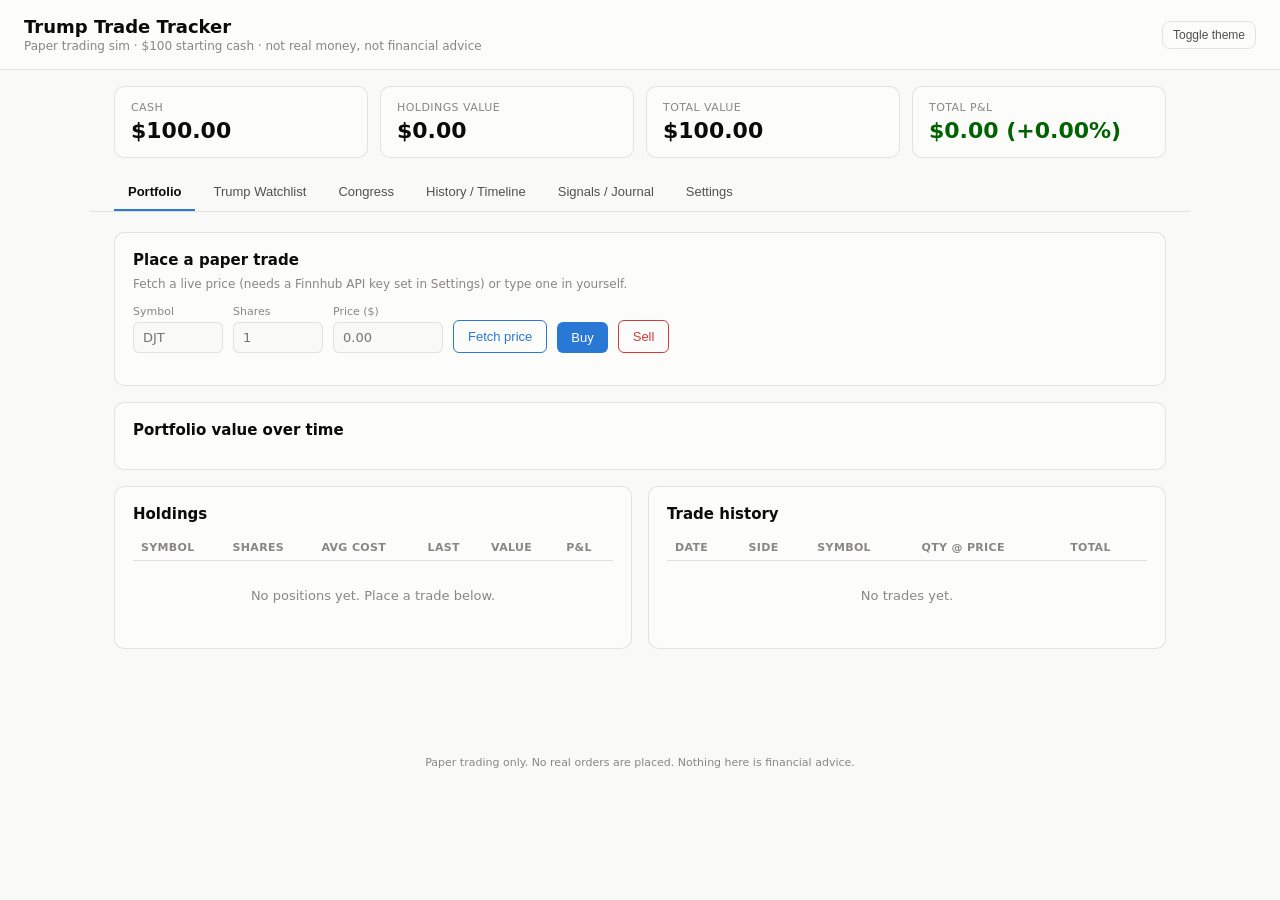
<file: index.html>
<!doctype html>
<html lang="en">
<head>
<meta charset="utf-8" />
<meta name="viewport" content="width=device-width, initial-scale=1" />
<title>Trump Trade Tracker (Paper Trading)</title>
<link rel="stylesheet" href="css/style.css" />
</head>
<body>

<header class="app-header">
  <div>
    <h1>Trump Trade Tracker</h1>
    <div class="subtitle">Paper trading sim &middot; $100 starting cash &middot; not real money, not financial advice</div>
  </div>
  <button class="theme-toggle" id="theme-toggle">Toggle theme</button>
</header>

<div class="stat-bar">
  <div class="stat-tile">
    <div class="label">Cash</div>
    <div class="value" id="stat-cash">$100.00</div>
  </div>
  <div class="stat-tile">
    <div class="label">Holdings Value</div>
    <div class="value" id="stat-holdings">$0.00</div>
  </div>
  <div class="stat-tile">
    <div class="label">Total Value</div>
    <div class="value" id="stat-total">$100.00</div>
  </div>
  <div class="stat-tile">
    <div class="label">Total P&amp;L</div>
    <div class="value" id="stat-pnl">$0.00 (+0.00%)</div>
  </div>
</div>

<nav class="tabs">
  <button data-tab="portfolio" class="active">Portfolio</button>
  <button data-tab="watchlist">Trump Watchlist</button>
  <button data-tab="congress">Congress</button>
  <button data-tab="timeline">History / Timeline</button>
  <button data-tab="journal">Signals / Journal</button>
  <button data-tab="settings">Settings</button>
</nav>

<main>

  <!-- PORTFOLIO -->
  <section class="panel active" id="panel-portfolio">
    <div class="card">
      <h2>Place a paper trade</h2>
      <p class="hint">Fetch a live price (needs a Finnhub API key set in Settings) or type one in yourself.</p>
      <div class="form-row">
        <div class="field">
          <label>Symbol</label>
          <input id="trade-symbol" placeholder="DJT" style="width:90px; text-transform:uppercase;" />
        </div>
        <div class="field">
          <label>Shares</label>
          <input id="trade-shares" type="number" min="0" step="any" placeholder="1" style="width:90px;" />
        </div>
        <div class="field">
          <label>Price ($)</label>
          <input id="trade-price" type="number" min="0" step="any" placeholder="0.00" style="width:110px;" />
        </div>
        <button class="btn secondary" id="btn-fetch-price">Fetch price</button>
        <button class="btn" id="btn-buy">Buy</button>
        <button class="btn danger" id="btn-sell">Sell</button>
      </div>
      <p class="hint" id="trade-status" style="margin-top:10px;"></p>
    </div>

    <div class="card">
      <h2>Portfolio value over time</h2>
      <div class="chart-wrap" id="chart-wrap">
        <div class="chart-tooltip" id="chart-tooltip"></div>
      </div>
    </div>

    <div class="grid-2">
      <div class="card">
        <h2>Holdings</h2>
        <table>
          <thead><tr><th>Symbol</th><th>Shares</th><th>Avg Cost</th><th>Last</th><th>Value</th><th>P&amp;L</th></tr></thead>
          <tbody id="holdings-body"></tbody>
        </table>
      </div>
      <div class="card">
        <h2>Trade history</h2>
        <table>
          <thead><tr><th>Date</th><th>Side</th><th>Symbol</th><th>Qty @ Price</th><th>Total</th></tr></thead>
          <tbody id="tx-body"></tbody>
        </table>
      </div>
    </div>
  </section>

  <!-- WATCHLIST -->
  <section class="panel" id="panel-watchlist">
    <div class="card">
      <h2>Trump-linked watchlist</h2>
      <p class="hint" id="watchlist-warning" style="display:none; color: var(--warning);">
        No Finnhub API key set -- prices won't load. Add a free key in Settings.
      </p>
      <p class="hint">
        "family" = a stock Trump/his family actually holds an equity stake in (currently just DJT).
        "policy" = stocks that historically react to Trump policy news (tariffs, defense, crypto) &mdash; not companies he owns.
      </p>
      <div id="watchlist-body"></div>
    </div>
  </section>

  <!-- CONGRESS -->
  <section class="panel" id="panel-congress">
    <div class="card">
      <h2>Congress leaderboard</h2>
      <p class="hint">
        Ranked by whatever's set as the active metric in <strong>Settings &rarr; Tracking config</strong>
        (currently: <span id="congress-active-config">--</span>). This comes from a one-time offline analysis
        (<code>analysis/RESULTS.md</code> in the repo), not a live feed &mdash; re-run the analysis scripts and
        re-export to refresh it.
      </p>
      <p class="hint" id="congress-metric-explainer" style="color:var(--text-secondary);"></p>
      <table>
        <thead><tr id="congress-table-head"></tr></thead>
        <tbody id="congress-leaderboard-body"></tbody>
      </table>
    </div>

    <div class="card">
      <h2>Followed politicians</h2>
      <p class="hint">
        Their most recently disclosed trades (still subject to STOCK Act filing lag &mdash; up to 45 days after the
        actual trade, sometimes longer). Not real-time. Use "Quick buy" to paper-trade it yourself, or "Log to journal"
        to just note it.
      </p>
      <div id="followed-body"></div>
    </div>
  </section>

  <!-- TIMELINE -->
  <section class="panel" id="panel-timeline">
    <div class="card">
      <h2>History: financial disclosures &amp; market-moving events</h2>
      <p class="hint">
        The presidency has no real-time trade disclosure requirement (that's Congress, under the STOCK Act) &mdash;
        only an annual asset-range disclosure. This is a hand-curated, best-effort timeline of public events, not a
        transaction ledger. Verify dates independently before acting on them. Edit <code>js/data.js</code> to extend it.
      </p>
      <div id="timeline-body"></div>
    </div>
  </section>

  <!-- JOURNAL -->
  <section class="panel" id="panel-journal">
    <div class="card">
      <h2>Log a signal</h2>
      <p class="hint">This is the automated-tracking gap filled manually: when you see Trump-driven news, log it here, then go paper-trade it on the Portfolio tab.</p>
      <div class="form-row">
        <div class="field" style="flex: 1 1 240px;">
          <label>Title</label>
          <input id="journal-title" placeholder="e.g. Announced 25% tariff on steel imports" style="width:100%;" />
        </div>
        <div class="field">
          <label>Related symbol (optional)</label>
          <input id="journal-symbol" placeholder="X" style="width:100px; text-transform:uppercase;" />
        </div>
      </div>
      <div class="form-row" style="margin-top:10px;">
        <div class="field" style="flex:1;">
          <label>Notes</label>
          <textarea id="journal-note" placeholder="What happened, what you expect it to do to the price, whether you traded on it..."></textarea>
        </div>
      </div>
      <div style="margin-top:10px;">
        <button class="btn" id="btn-journal-add">Add entry</button>
      </div>
    </div>
    <div class="card">
      <h2>Journal</h2>
      <div id="journal-body"></div>
    </div>
  </section>

  <!-- SETTINGS -->
  <section class="panel" id="panel-settings">
    <div class="card">
      <h2>Live prices (optional)</h2>
      <p class="hint">
        Get a free API key at finnhub.io (no cost, generous free tier) to enable live quote fetching.
        Without a key you can still trade by typing prices in manually. The key is stored only in this browser's
        local storage &mdash; it is never sent anywhere except directly to Finnhub.
      </p>
      <div class="form-row">
        <div class="field" style="flex:1;">
          <label>Finnhub API key</label>
          <input id="settings-key" placeholder="paste key here" style="width:100%;" />
        </div>
        <button class="btn" id="btn-save-settings">Save</button>
      </div>
      <p class="hint" id="settings-status" style="margin-top:8px;"></p>
    </div>

    <div class="card">
      <h2>Tracking config</h2>
      <p class="hint">
        Controls how the Congress tab ranks/filters politicians, and which stocks show up as "in scope" for that
        ranking. Change the metric to see a completely different leaderboard &mdash; they measure different things
        and don't agree on who's interesting (see <code>analysis/RESULTS.md</code>).
      </p>
      <div class="form-row">
        <div class="field">
          <label>Ranking metric</label>
          <select id="config-rank-by" style="width:230px;">
            <option value="timing">Timing match vs. Trump (raw)</option>
            <option value="permutation">Timing match, chance-corrected</option>
            <option value="performance">Trade performance (returns)</option>
            <option value="committee">Committee/sector lift</option>
          </select>
        </div>
        <div class="field">
          <label>Match window (days)</label>
          <select id="config-window" style="width:110px;">
            <option value="5">&plusmn;5</option>
            <option value="10">&plusmn;10</option>
            <option value="15">&plusmn;15</option>
            <option value="20">&plusmn;20</option>
          </select>
        </div>
        <div class="field">
          <label>Chamber</label>
          <select id="config-chamber" style="width:110px;">
            <option value="all">All</option>
            <option value="house">House</option>
            <option value="senate">Senate</option>
          </select>
        </div>
        <div class="field">
          <label>Party</label>
          <select id="config-party" style="width:110px;">
            <option value="all">All</option>
            <option value="D">Democrat</option>
            <option value="R">Republican</option>
            <option value="I">Independent</option>
          </select>
        </div>
        <div class="field">
          <label>Min. own trades</label>
          <input id="config-min-trades" type="number" min="0" step="1" value="0" style="width:90px;" />
        </div>
        <button class="btn" id="btn-save-config">Save</button>
      </div>
      <p class="hint" id="config-status" style="margin-top:8px;"></p>
      <p class="hint" style="margin-top:14px;">
        <strong>Followed politicians</strong> (<span id="followed-count">0</span>):
        <span id="followed-list-inline">none yet &mdash; follow someone from the Congress tab.</span>
      </p>
    </div>

    <div class="card">
      <h2>Data</h2>
      <div class="form-row">
        <button class="btn secondary" id="btn-export">Export portfolio (.json)</button>
        <div class="field">
          <label>Import portfolio</label>
          <input type="file" id="import-file" accept="application/json" />
        </div>
      </div>
    </div>

    <div class="card">
      <h2>Reset</h2>
      <p class="hint">Wipes holdings and trade history back to a fresh $100. Journal and API key are kept.</p>
      <button class="btn danger" id="btn-reset-portfolio">Reset portfolio to $100</button>
    </div>
  </section>

</main>

<p class="footer-note">Paper trading only. No real orders are placed. Nothing here is financial advice.</p>

<script src="js/data.js"></script>
<script src="js/congress-data.js"></script>
<script src="js/app.js"></script>
</body>
</html>
</file>
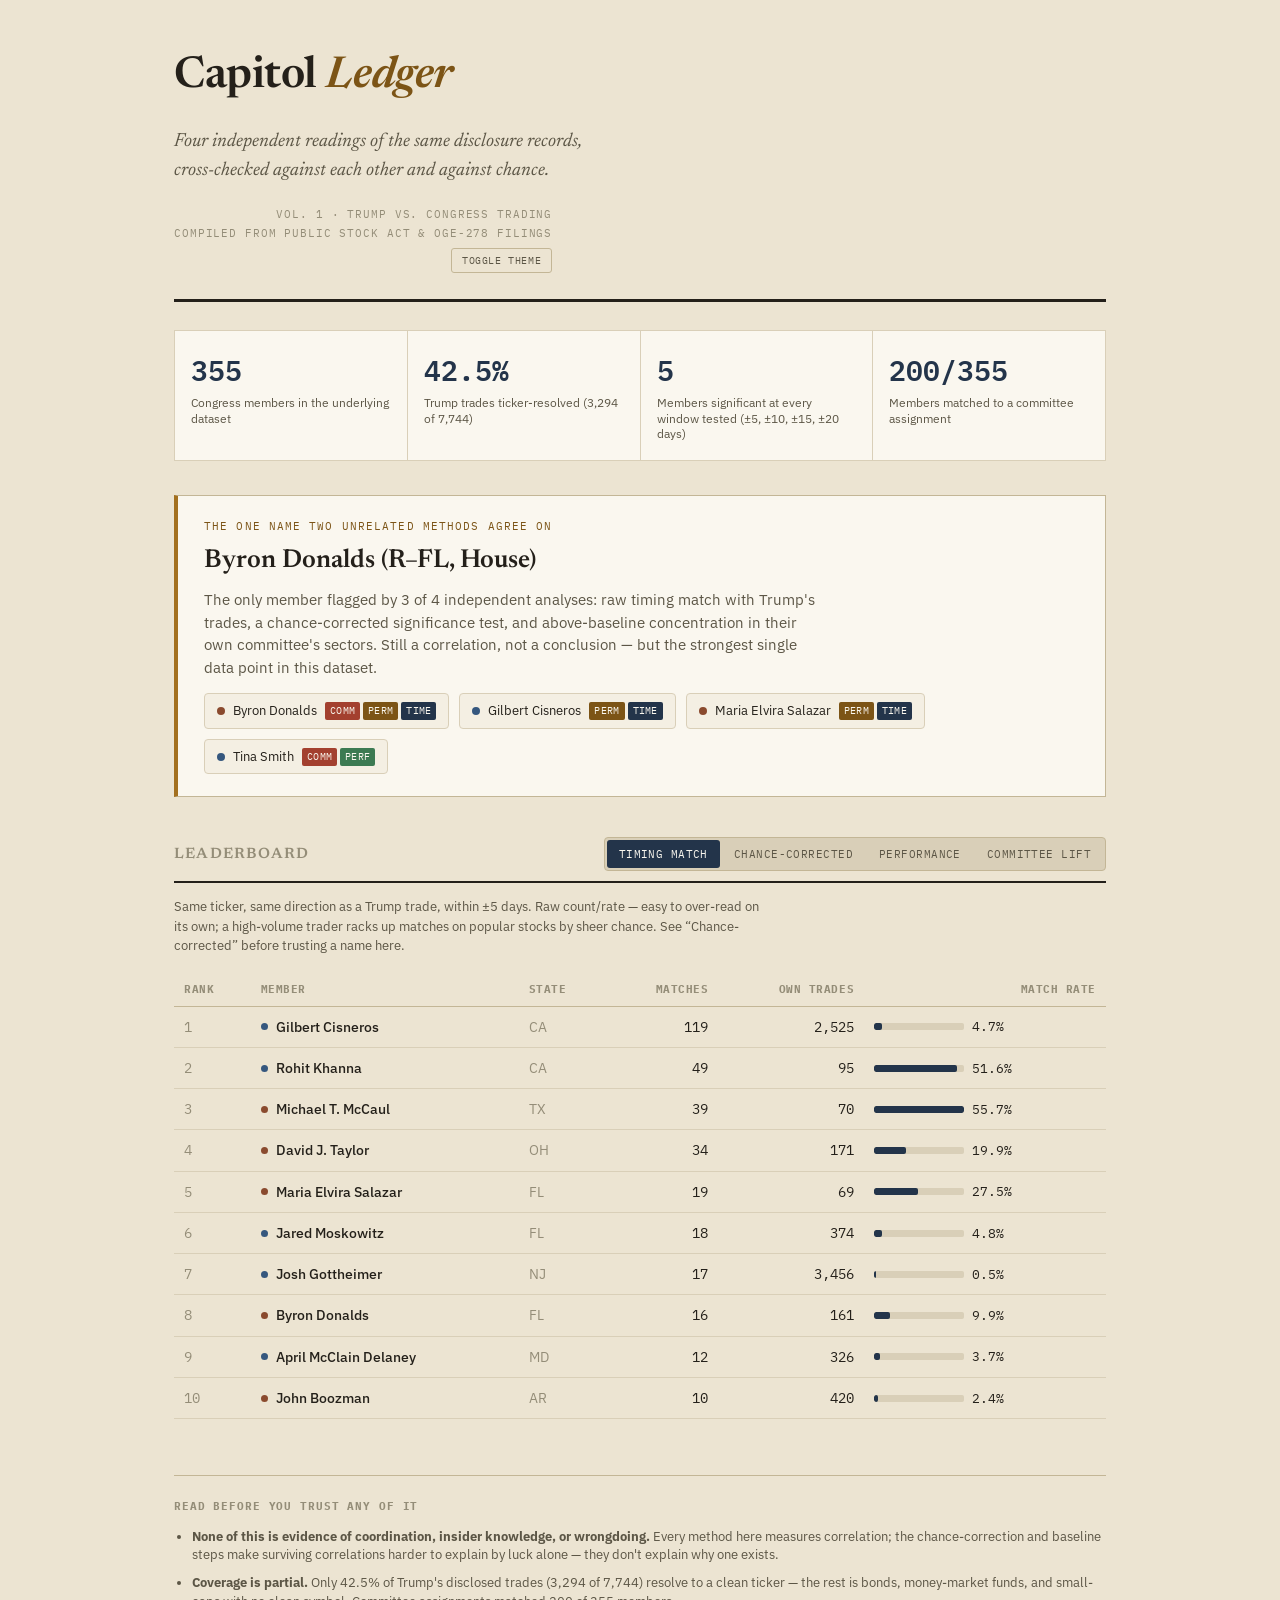
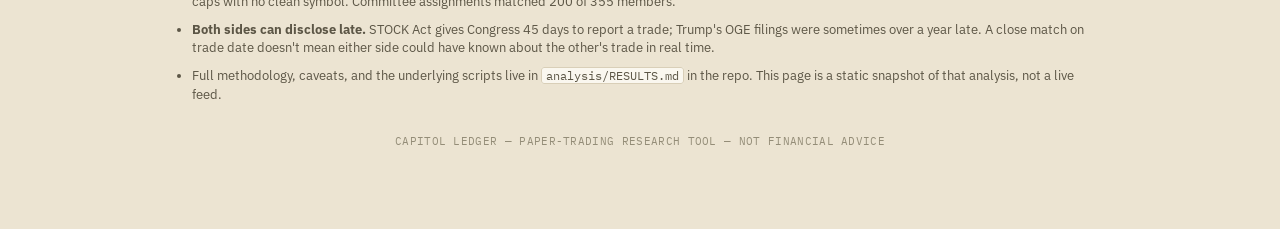
<file: reports/capitol-ledger.html>
<!doctype html>
<html lang="en">
<head>
<meta charset="utf-8" />
<meta name="viewport" content="width=device-width, initial-scale=1" />
<title>Capitol Ledger</title>
<link rel="preconnect" href="https://fonts.googleapis.com">
<link rel="preconnect" href="https://fonts.gstatic.com" crossorigin>
<link href="https://fonts.googleapis.com/css2?family=Newsreader:ital,opsz,wght@0,6..72,400;0,6..72,500;0,6..72,600;1,6..72,500&family=IBM+Plex+Sans:wght@400;500;600&family=IBM+Plex+Mono:wght@400;500;600&display=swap" rel="stylesheet">
<style>
  :root {
    --paper:        #f4efe3;
    --paper-deep:   #ece4d2;
    --surface:      #faf7ef;
    --ink:          #24201a;
    --ink-soft:     #5c5646;
    --ink-faint:    #948d78;
    --rule:         #d9cfb8;
    --rule-strong:  #c3b696;
    --accent:       #a3701f;
    --accent-ink:   #7c5416;
    --navy:         #23344a;
    --navy-ink:     #23344a;
    --good:         #3c7a52;
    --bad:          #a3402f;
    --party-d:      #35577e;
    --party-r:      #8a4a2e;
    --party-i:      #6d6a3f;
    --shadow:       rgba(36, 32, 26, 0.08);
  }
  @media (prefers-color-scheme: dark) {
    :root:not([data-theme="light"]) {
      --paper:        #14151a;
      --paper-deep:   #0d0e12;
      --surface:      #1b1c22;
      --ink:          #ece7d8;
      --ink-soft:     #ada694;
      --ink-faint:    #726d5d;
      --rule:         #34342f;
      --rule-strong:  #47453b;
      --accent:       #d3a054;
      --accent-ink:   #e6bc7c;
      --navy:         #9fb4cf;
      --navy-ink:     #b9c9dd;
      --good:         #6bbf8b;
      --bad:          #dd8776;
      --party-d:      #7fa3c9;
      --party-r:      #c98a63;
      --party-i:      #b3ac74;
      --shadow:       rgba(0, 0, 0, 0.4);
    }
  }
  :root[data-theme="dark"] {
    --paper:        #14151a;
    --paper-deep:   #0d0e12;
    --surface:      #1b1c22;
    --ink:          #ece7d8;
    --ink-soft:     #ada694;
    --ink-faint:    #726d5d;
    --rule:         #34342f;
    --rule-strong:  #47453b;
    --accent:       #d3a054;
    --accent-ink:   #e6bc7c;
    --navy:         #9fb4cf;
    --navy-ink:     #b9c9dd;
    --good:         #6bbf8b;
    --bad:          #dd8776;
    --party-d:      #7fa3c9;
    --party-r:      #c98a63;
    --party-i:      #b3ac74;
    --shadow:       rgba(0, 0, 0, 0.4);
  }

  * { box-sizing: border-box; }

  body {
    margin: 0;
    background: var(--paper-deep);
    color: var(--ink);
    font-family: "IBM Plex Sans", system-ui, sans-serif;
    font-size: 15px;
    line-height: 1.5;
  }

  ::selection { background: var(--accent); color: var(--surface); }

  .page {
    max-width: 980px;
    margin: 0 auto;
    padding: 0 24px 80px;
  }

  header.masthead {
    padding: 44px 0 26px;
    border-bottom: 3px solid var(--ink);
    display: flex;
    justify-content: space-between;
    align-items: flex-end;
    gap: 20px;
    flex-wrap: wrap;
  }

  .masthead-title {
    font-family: "Newsreader", Georgia, serif;
    font-weight: 600;
    font-size: 44px;
    letter-spacing: -0.01em;
    text-wrap: balance;
    margin: 0;
  }

  .masthead-title em {
    font-style: italic;
    color: var(--accent-ink);
  }

  .masthead-meta {
    font-family: "IBM Plex Mono", monospace;
    font-size: 11px;
    text-transform: uppercase;
    letter-spacing: 0.08em;
    color: var(--ink-faint);
    text-align: right;
    line-height: 1.7;
  }

  .dek {
    font-family: "Newsreader", Georgia, serif;
    font-size: 19px;
    font-style: italic;
    color: var(--ink-soft);
    max-width: 62ch;
    margin: 18px 0 0;
    text-wrap: balance;
  }

  button.theme-toggle {
    background: transparent;
    border: 1px solid var(--rule-strong);
    color: var(--ink-soft);
    border-radius: 3px;
    padding: 5px 10px;
    font-family: "IBM Plex Mono", monospace;
    font-size: 10px;
    text-transform: uppercase;
    letter-spacing: 0.06em;
    cursor: pointer;
  }
  button.theme-toggle:hover { border-color: var(--accent); color: var(--accent-ink); }
  button:focus-visible, select:focus-visible, a:focus-visible {
    outline: 2px solid var(--accent);
    outline-offset: 2px;
  }

  /* --- figures strip --- */
  .figures {
    display: grid;
    grid-template-columns: repeat(4, 1fr);
    gap: 1px;
    background: var(--rule);
    border: 1px solid var(--rule);
    margin: 28px 0;
  }
  .figure {
    background: var(--surface);
    padding: 18px 16px;
  }
  .figure .num {
    font-family: "IBM Plex Mono", monospace;
    font-variant-numeric: tabular-nums;
    font-size: 28px;
    font-weight: 600;
    color: var(--navy-ink);
  }
  .figure .cap {
    font-size: 11.5px;
    color: var(--ink-soft);
    margin-top: 4px;
    line-height: 1.35;
  }

  /* --- signal callout --- */
  .signal {
    border: 1px solid var(--rule-strong);
    border-left: 4px solid var(--accent);
    background: var(--surface);
    padding: 22px 26px;
    margin: 34px 0;
  }
  .signal .eyebrow {
    font-family: "IBM Plex Mono", monospace;
    font-size: 11px;
    text-transform: uppercase;
    letter-spacing: 0.1em;
    color: var(--accent-ink);
    margin-bottom: 8px;
  }
  .signal h2 {
    font-family: "Newsreader", Georgia, serif;
    font-size: 26px;
    font-weight: 600;
    margin: 0 0 8px;
  }
  .signal p {
    color: var(--ink-soft);
    max-width: 68ch;
    margin: 0 0 14px;
  }
  .cross-row {
    display: flex;
    flex-wrap: wrap;
    gap: 10px;
  }
  .cross-chip {
    display: flex;
    align-items: center;
    gap: 8px;
    background: var(--paper);
    border: 1px solid var(--rule);
    border-radius: 4px;
    padding: 7px 12px;
    font-size: 13px;
  }
  .cross-chip .party-dot { width: 8px; height: 8px; border-radius: 50%; flex: none; }
  .cross-chip .badges { display: flex; gap: 3px; }
  .method-badge {
    font-family: "IBM Plex Mono", monospace;
    font-size: 9.5px;
    text-transform: uppercase;
    letter-spacing: 0.03em;
    padding: 2px 5px;
    border-radius: 2px;
    color: var(--surface);
  }
  .method-badge.timing { background: var(--navy); }
  .method-badge.permutation { background: var(--accent-ink); }
  .method-badge.performance { background: var(--good); }
  .method-badge.committee { background: var(--bad); }

  /* --- section / tabs --- */
  section.board { margin-top: 40px; }
  .board-head {
    display: flex;
    justify-content: space-between;
    align-items: baseline;
    gap: 16px;
    flex-wrap: wrap;
    border-bottom: 2px solid var(--ink);
    padding-bottom: 10px;
    margin-bottom: 4px;
  }
  .board-head h2 {
    font-family: "Newsreader", Georgia, serif;
    font-size: 15px;
    text-transform: uppercase;
    letter-spacing: 0.08em;
    font-weight: 600;
    margin: 0;
    color: var(--ink-faint);
  }

  .tabs {
    display: flex;
    gap: 2px;
    background: var(--rule);
    border: 1px solid var(--rule-strong);
    border-radius: 4px;
    padding: 2px;
  }
  .tabs button {
    font-family: "IBM Plex Mono", monospace;
    font-size: 11px;
    text-transform: uppercase;
    letter-spacing: 0.04em;
    background: transparent;
    border: none;
    border-radius: 3px;
    color: var(--ink-soft);
    padding: 7px 12px;
    cursor: pointer;
  }
  .tabs button.active {
    background: var(--navy);
    color: var(--surface);
  }

  .method-note {
    font-size: 13px;
    color: var(--ink-soft);
    max-width: 74ch;
    margin: 14px 0 18px;
  }

  table.board-table {
    width: 100%;
    border-collapse: collapse;
  }
  .table-scroll { overflow-x: auto; }
  table.board-table th {
    text-align: left;
    font-family: "IBM Plex Mono", monospace;
    font-size: 10.5px;
    text-transform: uppercase;
    letter-spacing: 0.05em;
    color: var(--ink-faint);
    border-bottom: 1px solid var(--rule-strong);
    padding: 8px 10px;
    white-space: nowrap;
  }
  table.board-table td {
    padding: 10px 10px;
    border-bottom: 1px solid var(--rule);
    font-size: 13.5px;
    vertical-align: middle;
  }
  table.board-table tr:hover td { background: var(--surface); }
  table.board-table td.num, table.board-table th.num {
    font-family: "IBM Plex Mono", monospace;
    font-variant-numeric: tabular-nums;
    text-align: right;
  }
  .rank-cell {
    font-family: "IBM Plex Mono", monospace;
    color: var(--ink-faint);
    font-size: 12px;
  }
  .name-cell { display: flex; align-items: center; gap: 8px; }
  .party-dot { width: 7px; height: 7px; border-radius: 50%; flex: none; }
  .member-name { font-weight: 500; }
  .member-state { color: var(--ink-faint); font-size: 12px; }

  .bar-cell { display: flex; align-items: center; gap: 8px; }
  .bar-track {
    position: relative;
    width: 90px;
    height: 7px;
    background: var(--rule);
    border-radius: 2px;
    overflow: hidden;
    flex: none;
  }
  .bar-fill { position: absolute; top: 0; bottom: 0; left: 0; border-radius: 2px; background: var(--navy); }
  .bar-fill.good { background: var(--good); }
  .bar-fill.bad { background: var(--bad); }
  .bar-value { font-family: "IBM Plex Mono", monospace; font-variant-numeric: tabular-nums; font-size: 12.5px; }

  .sig-yes { color: var(--good); font-weight: 600; }
  .sig-no { color: var(--ink-faint); }

  /* --- fine print --- */
  .fineprint {
    margin-top: 56px;
    padding-top: 22px;
    border-top: 1px solid var(--rule-strong);
  }
  .fineprint h3 {
    font-family: "IBM Plex Mono", monospace;
    font-size: 11px;
    text-transform: uppercase;
    letter-spacing: 0.08em;
    color: var(--ink-faint);
    margin: 0 0 12px;
  }
  .fineprint ul { margin: 0; padding-left: 18px; }
  .fineprint li { margin-bottom: 9px; font-size: 12.5px; color: var(--ink-soft); }
  .fineprint code {
    font-family: "IBM Plex Mono", monospace;
    background: var(--surface);
    border: 1px solid var(--rule);
    border-radius: 3px;
    padding: 0 4px;
    font-size: 11.5px;
  }
  .fineprint a { color: var(--accent-ink); }

  footer.colophon {
    margin-top: 30px;
    font-family: "IBM Plex Mono", monospace;
    font-size: 10.5px;
    color: var(--ink-faint);
    text-align: center;
    letter-spacing: 0.03em;
  }

  @media (max-width: 640px) {
    .figures { grid-template-columns: repeat(2, 1fr); }
    .masthead-title { font-size: 32px; }
    header.masthead { flex-direction: column; align-items: flex-start; }
    .masthead-meta { text-align: left; }
  }
</style>
</head>
<body>

<div class="page">

  <header class="masthead">
    <div>
      <h1 class="masthead-title">Capitol <em>Ledger</em></h1>
      <p class="dek">Four independent readings of the same disclosure records, cross-checked against each other and against chance.</p>
    </div>
    <div class="masthead-meta">
      Vol. 1 &middot; Trump vs. Congress trading<br>
      Compiled from public STOCK Act &amp; OGE-278 filings<br>
      <button class="theme-toggle" id="theme-toggle" style="margin-top:6px;">Toggle theme</button>
    </div>
  </header>

  <div class="figures" id="figures"></div>

  <div class="signal">
    <div class="eyebrow">The one name two unrelated methods agree on</div>
    <h2 id="signal-name">—</h2>
    <p id="signal-body">—</p>
    <div class="cross-row" id="cross-row"></div>
  </div>

  <section class="board">
    <div class="board-head">
      <h2>Leaderboard</h2>
      <div class="tabs" id="tabs">
        <button data-metric="timing" class="active">Timing match</button>
        <button data-metric="permutation">Chance-corrected</button>
        <button data-metric="performance">Performance</button>
        <button data-metric="committee">Committee lift</button>
      </div>
    </div>
    <p class="method-note" id="method-note"></p>
    <div class="table-scroll">
      <table class="board-table">
        <thead><tr id="table-head"></tr></thead>
        <tbody id="table-body"></tbody>
      </table>
    </div>
  </section>

  <div class="fineprint">
    <h3>Read before you trust any of it</h3>
    <ul>
      <li><strong>None of this is evidence of coordination, insider knowledge, or wrongdoing.</strong> Every method here measures correlation; the chance-correction and baseline steps make surviving correlations harder to explain by luck alone &mdash; they don't explain why one exists.</li>
      <li><strong>Coverage is partial.</strong> Only 42.5% of Trump's disclosed trades (3,294 of 7,744) resolve to a clean ticker &mdash; the rest is bonds, money-market funds, and small-caps with no clean symbol. Committee assignments matched 200 of 355 members.</li>
      <li><strong>Both sides can disclose late.</strong> STOCK Act gives Congress 45 days to report a trade; Trump's OGE filings were sometimes over a year late. A close match on trade date doesn't mean either side could have known about the other's trade in real time.</li>
      <li>Full methodology, caveats, and the underlying scripts live in <code>analysis/RESULTS.md</code> in the repo. This page is a static snapshot of that analysis, not a live feed.</li>
    </ul>
  </div>

  <footer class="colophon">CAPITOL LEDGER &mdash; PAPER-TRADING RESEARCH TOOL &mdash; NOT FINANCIAL ADVICE</footer>

</div>

<script>
const DATA = {"summary": {"congress_members_total": 355, "trump_trades_resolved": 3294, "trump_trades_total": 7744, "committee_matched": 200, "significant_all_windows": 5, "windows_tested": [5, 10, 15, 20]}, "cross_method": [{"filer_id": "house_byron_donalds", "name": "Byron Donalds", "chamber": "house", "party": "R", "state": "FL", "methods": ["committee", "permutation", "timing"]}, {"filer_id": "house_gilbert_cisneros", "name": "Gilbert Cisneros", "chamber": "house", "party": "D", "state": "CA", "methods": ["permutation", "timing"]}, {"filer_id": "house_mariaelvira_salazar", "name": "Maria Elvira Salazar", "chamber": "house", "party": "R", "state": "FL", "methods": ["permutation", "timing"]}, {"filer_id": "senate_tina_smith", "name": "Tina Smith", "chamber": "senate", "party": "D", "state": "MN", "methods": ["committee", "performance"]}], "timing": [{"filer_id": "house_gilbert_cisneros", "name": "Gilbert Cisneros", "chamber": "house", "party": "D", "state": "CA", "match_count": 119, "total_trades": 2525, "match_rate": 4.7}, {"filer_id": "house_rohit_khanna", "name": "Rohit Khanna", "chamber": "house", "party": "D", "state": "CA", "match_count": 49, "total_trades": 95, "match_rate": 51.6}, {"filer_id": "house_michaelt_mccaul", "name": "Michael T. McCaul", "chamber": "house", "party": "R", "state": "TX", "match_count": 39, "total_trades": 70, "match_rate": 55.7}, {"filer_id": "house_davidj_taylor", "name": "David J. Taylor", "chamber": "house", "party": "R", "state": "OH", "match_count": 34, "total_trades": 171, "match_rate": 19.9}, {"filer_id": "house_mariaelvira_salazar", "name": "Maria Elvira Salazar", "chamber": "house", "party": "R", "state": "FL", "match_count": 19, "total_trades": 69, "match_rate": 27.5}, {"filer_id": "house_jared_moskowitz", "name": "Jared Moskowitz", "chamber": "house", "party": "D", "state": "FL", "match_count": 18, "total_trades": 374, "match_rate": 4.8}, {"filer_id": "house_josh_gottheimer", "name": "Josh Gottheimer", "chamber": "house", "party": "D", "state": "NJ", "match_count": 17, "total_trades": 3456, "match_rate": 0.5}, {"filer_id": "house_byron_donalds", "name": "Byron Donalds", "chamber": "house", "party": "R", "state": "FL", "match_count": 16, "total_trades": 161, "match_rate": 9.9}, {"filer_id": "house_aprilmcclain_delaney", "name": "April McClain Delaney", "chamber": "house", "party": "D", "state": "MD", "match_count": 12, "total_trades": 326, "match_rate": 3.7}, {"filer_id": "senate_john_boozman", "name": "John Boozman", "chamber": "senate", "party": "R", "state": "AR", "match_count": 10, "total_trades": 420, "match_rate": 2.4}], "permutation": [{"filer_id": "house_gilbert_cisneros", "name": "Gilbert Cisneros", "chamber": "house", "party": "D", "state": "CA", "observed_matches": 119, "own_trades_used": 2525, "p_value": 0.001}, {"filer_id": "house_mariaelvira_salazar", "name": "Maria Elvira Salazar", "chamber": "house", "party": "R", "state": "FL", "observed_matches": 19, "own_trades_used": 69, "p_value": 0.001}, {"filer_id": "house_byron_donalds", "name": "Byron Donalds", "chamber": "house", "party": "R", "state": "FL", "observed_matches": 16, "own_trades_used": 161, "p_value": 0.001}, {"filer_id": "senate_anguss_kingjr", "name": "Angus S King", "chamber": "senate", "party": "I", "state": "ME", "observed_matches": 8, "own_trades_used": 76, "p_value": 0.002}, {"filer_id": "senate_shelleym_capito", "name": "Shelley M Capito", "chamber": "senate", "party": "R", "state": "WV", "observed_matches": 10, "own_trades_used": 714, "p_value": 0.008}, {"filer_id": "house_mike_kelly", "name": "Mike Kelly", "chamber": "house", "party": "R", "state": "PA", "observed_matches": 2, "own_trades_used": 15, "p_value": 0.0729}, {"filer_id": "house_michaelt_mccaul", "name": "Michael T. McCaul", "chamber": "house", "party": "R", "state": "TX", "observed_matches": 39, "own_trades_used": 70, "p_value": 0.1149}, {"filer_id": "house_thomas_suozzi", "name": "Thomas Suozzi", "chamber": "house", "party": "D", "state": "NY", "observed_matches": 2, "own_trades_used": 715, "p_value": 0.1179}, {"filer_id": "house_jonathan_jackson", "name": "Jonathan Jackson", "chamber": "house", "party": "D", "state": "IL", "observed_matches": 9, "own_trades_used": 184, "p_value": 0.1578}, {"filer_id": "senate_tina_smith", "name": "Tina Smith", "chamber": "senate", "party": "D", "state": "MN", "observed_matches": 2, "own_trades_used": 39, "p_value": 0.2537}, {"filer_id": "senate_sheldon_whitehouse", "name": "Sheldon Whitehouse", "chamber": "senate", "party": "D", "state": "RI", "observed_matches": 4, "own_trades_used": 929, "p_value": 0.2567}, {"filer_id": "senate_johnw_hickenlooper", "name": "John W Hickenlooper", "chamber": "senate", "party": "D", "state": "CO", "observed_matches": 1, "own_trades_used": 119, "p_value": 0.2617}], "performance": [{"filer_id": "house_brad_ashford", "name": "Brad Ashford", "chamber": "house", "party": "D", "state": "NE", "trades_scored": 17, "median_decision_score": 257.08, "avg_decision_score": 183.13}, {"filer_id": "house_franka_lobiondo", "name": "Frank A. LoBiondo", "chamber": "house", "party": "R", "state": "NJ", "trades_scored": 28, "median_decision_score": 177.37, "avg_decision_score": 93.47}, {"filer_id": "house_barbarajhonorable_comstock", "name": "Barbara J Comstock", "chamber": "house", "party": "R", "state": "VA", "trades_scored": 31, "median_decision_score": 93.48, "avg_decision_score": 208.99}, {"filer_id": "house_johnb_larson", "name": "John B. Larson", "chamber": "house", "party": "D", "state": "CT", "trades_scored": 26, "median_decision_score": 91.34, "avg_decision_score": 63.6}, {"filer_id": "house_rogerw_marshall", "name": "Roger W. Marshall", "chamber": "house", "party": "R", "state": "KS", "trades_scored": 51, "median_decision_score": 90.58, "avg_decision_score": 607.22}, {"filer_id": "house_robertcbobby_scott", "name": "Robert C. \"Bobby\" Scott", "chamber": "house", "party": "D", "state": "VA", "trades_scored": 20, "median_decision_score": 89.22, "avg_decision_score": 84.98}, {"filer_id": "house_nicholasvan_taylor", "name": "Nicholas Van Taylor", "chamber": "house", "party": "R", "state": "TX", "trades_scored": 305, "median_decision_score": 84.31, "avg_decision_score": 36.29}, {"filer_id": "senate_thomasr_tillis", "name": "Thomas R Tillis", "chamber": "senate", "party": "R", "state": "NC", "trades_scored": 41, "median_decision_score": 82.76, "avg_decision_score": 51.7}, {"filer_id": "house_elizabeth_fletcher", "name": "Elizabeth Fletcher", "chamber": "house", "party": "R", "state": "TX", "trades_scored": 98, "median_decision_score": 75.89, "avg_decision_score": 52.87}, {"filer_id": "house_donna_shalala", "name": "Donna Shalala", "chamber": "house", "party": "D", "state": "FL", "trades_scored": 396, "median_decision_score": 66.7, "avg_decision_score": 17.63}, {"filer_id": "house_geralde_connolly", "name": "Gerald E. Connolly", "chamber": "house", "party": "D", "state": "VA", "trades_scored": 45, "median_decision_score": 65.56, "avg_decision_score": 61.97}, {"filer_id": "senate_tina_smith", "name": "Tina Smith", "chamber": "senate", "party": "D", "state": "MN", "trades_scored": 25, "median_decision_score": 60.66, "avg_decision_score": 66.1}], "committee": [{"filer_id": "senate_tina_smith", "name": "Tina Smith", "chamber": "senate", "party": "D", "state": "MN", "sector_tagged_trades": 20, "in_jurisdiction_pct": 90.0, "baseline_pct": 40.5, "lift_pct": 49.5}, {"filer_id": "house_bryangeorge_steil", "name": "Bryan George Steil", "chamber": "house", "party": "R", "state": "WI", "sector_tagged_trades": 12, "in_jurisdiction_pct": 66.7, "baseline_pct": 17.6, "lift_pct": 49.1}, {"filer_id": "house_deborahk_ross", "name": "Deborah K. Ross", "chamber": "house", "party": "D", "state": "NC", "sector_tagged_trades": 23, "in_jurisdiction_pct": 69.6, "baseline_pct": 29.7, "lift_pct": 39.9}, {"filer_id": "house_thomash_kean", "name": "Thomas H. Kean", "chamber": "house", "party": "R", "state": "NJ", "sector_tagged_trades": 10, "in_jurisdiction_pct": 60.0, "baseline_pct": 26.8, "lift_pct": 33.2}, {"filer_id": "house_austin_scott", "name": "Austin Scott", "chamber": "house", "party": "R", "state": "GA", "sector_tagged_trades": 39, "in_jurisdiction_pct": 69.2, "baseline_pct": 43.7, "lift_pct": 25.5}, {"filer_id": "house_adam_smith", "name": "Adam Smith", "chamber": "house", "party": "D", "state": "WA", "sector_tagged_trades": 17, "in_jurisdiction_pct": 35.3, "baseline_pct": 11.6, "lift_pct": 23.7}, {"filer_id": "house_patrick_fallon", "name": "Patrick Fallon", "chamber": "house", "party": "R", "state": "TX", "sector_tagged_trades": 225, "in_jurisdiction_pct": 54.7, "baseline_pct": 33.7, "lift_pct": 21.0}, {"filer_id": "house_rick_larsen", "name": "Rick Larsen", "chamber": "house", "party": "D", "state": "WA", "sector_tagged_trades": 78, "in_jurisdiction_pct": 32.1, "baseline_pct": 14.3, "lift_pct": 17.8}, {"filer_id": "senate_johnw_hickenlooper", "name": "John W Hickenlooper", "chamber": "senate", "party": "D", "state": "CO", "sector_tagged_trades": 85, "in_jurisdiction_pct": 80.0, "baseline_pct": 63.2, "lift_pct": 16.8}, {"filer_id": "house_debbie_dingell", "name": "Debbie Dingell", "chamber": "house", "party": "D", "state": "MI", "sector_tagged_trades": 117, "in_jurisdiction_pct": 43.6, "baseline_pct": 29.5, "lift_pct": 14.1}, {"filer_id": "house_byron_donalds", "name": "Byron Donalds", "chamber": "house", "party": "R", "state": "FL", "sector_tagged_trades": 140, "in_jurisdiction_pct": 30.7, "baseline_pct": 17.6, "lift_pct": 13.1}, {"filer_id": "senate_katie_britt", "name": "Katie Britt", "chamber": "senate", "party": "R", "state": "AL", "sector_tagged_trades": 23, "in_jurisdiction_pct": 56.5, "baseline_pct": 47.3, "lift_pct": 9.2}]};

const METRIC_INFO = {
  timing: {
    note: "Same ticker, same direction as a Trump trade, within ±5 days. Raw count/rate — easy to over-read on its own; a high-volume trader racks up matches on popular stocks by sheer chance. See “Chance-corrected” before trusting a name here.",
    cols: ["Rank", "Member", "State", "Matches", "Own trades", "Match rate"],
  },
  permutation: {
    note: "Each member's own trade dates were shuffled 200–1000 times to see how often a random shuffle matches Trump as well as their real trades did. p < 0.05 means their actual timing beats random chance — lower is stronger. This is what corrects the raw timing match above.",
    cols: ["Rank", "Member", "State", "p-value", "Matches", "Significant"],
  },
  performance: {
    note: "Ranked by median return-vs-market on their own disclosed trades — independent of Trump entirely. Answers “do their trades make money,” not “do they copy Trump.” Median, not mean: individual trades ranged from −5,720% to +24,680%, so a single lucky pick can't dominate this number the way it would an average.",
    cols: ["Rank", "Member", "State", "Trades scored", "Median score", "Avg score"],
  },
  committee: {
    note: "Do a member's trades land in sectors their own committees oversee, more than market-wide baseline predicts? Lift = observed % − baseline %. Broad committee assignments (e.g. covering 7 of 12 sectors) inflate raw overlap on their own — lift corrects for that, which is why members like Whitehouse and Gottheimer don't appear here despite high raw overlap.",
    cols: ["Rank", "Member", "State", "Trades", "Observed vs. baseline", "Lift"],
  },
};

const PARTY_COLOR = { D: "var(--party-d)", R: "var(--party-r)", I: "var(--party-i)" };
const METHOD_ABBR = { timing: "TIME", permutation: "PERM", performance: "PERF", committee: "COMM" };

function partyDot(party) {
  return `<span class="party-dot" style="background:${PARTY_COLOR[party] || "var(--ink-faint)"}" title="${party || "?"}"></span>`;
}

function nameCell(r) {
  return `<div class="name-cell">${partyDot(r.party)}<span class="member-name">${r.name}</span></div>`;
}

function barCell(value, max, cls, label) {
  const pct = Math.max(2, Math.min(100, (value / max) * 100));
  return `<div class="bar-cell">
    <div class="bar-track"><div class="bar-fill ${cls}" style="width:${pct}%"></div></div>
    <span class="bar-value">${label}</span>
  </div>`;
}

function renderFigures() {
  const s = DATA.summary;
  const figures = [
    { num: s.congress_members_total, cap: "Congress members in the underlying dataset" },
    { num: `${((s.trump_trades_resolved / s.trump_trades_total) * 100).toFixed(1)}%`, cap: `Trump trades ticker-resolved (${s.trump_trades_resolved.toLocaleString()} of ${s.trump_trades_total.toLocaleString()})` },
    { num: s.significant_all_windows, cap: `Members significant at every window tested (${s.windows_tested.map(w => "±" + w).join(", ")} days)` },
    { num: `${s.committee_matched}/${s.congress_members_total}`, cap: "Members matched to a committee assignment" },
  ];
  document.getElementById("figures").innerHTML = figures.map(f =>
    `<div class="figure"><div class="num">${f.num}</div><div class="cap">${f.cap}</div></div>`
  ).join("");
}

function renderSignal() {
  const top = DATA.cross_method[0];
  document.getElementById("signal-name").textContent = `${top.name} (${top.party}–${top.state}, ${top.chamber === "senate" ? "Senate" : "House"})`;
  document.getElementById("signal-body").textContent =
    `The only member flagged by ${top.methods.length} of 4 independent analyses: raw timing match with Trump's trades, ` +
    `a chance-corrected significance test, and above-baseline concentration in their own committee's sectors. ` +
    `Still a correlation, not a conclusion — but the strongest single data point in this dataset.`;

  document.getElementById("cross-row").innerHTML = DATA.cross_method.map(r => `
    <div class="cross-chip">
      <span class="party-dot" style="background:${PARTY_COLOR[r.party] || "var(--ink-faint)"}"></span>
      <span>${r.name}</span>
      <div class="badges">${r.methods.map(m => `<span class="method-badge ${m}">${METHOD_ABBR[m]}</span>`).join("")}</div>
    </div>
  `).join("");
}

function renderTable(metric) {
  const info = METRIC_INFO[metric];
  const rows = DATA[metric];
  document.getElementById("method-note").textContent = info.note;
  document.getElementById("table-head").innerHTML = info.cols.map((c, i) =>
    `<th class="${i >= 3 ? "num" : ""}">${c}</th>`
  ).join("");

  let body = "";
  if (metric === "timing") {
    const maxRate = Math.max(...rows.map(r => r.match_rate));
    body = rows.map((r, i) => `<tr>
      <td class="rank-cell">${i + 1}</td>
      <td>${nameCell(r)}</td>
      <td class="member-state">${r.state}</td>
      <td class="num">${r.match_count}</td>
      <td class="num">${r.total_trades.toLocaleString()}</td>
      <td>${barCell(r.match_rate, maxRate, "", r.match_rate + "%")}</td>
    </tr>`).join("");
  } else if (metric === "permutation") {
    body = rows.map((r, i) => `<tr>
      <td class="rank-cell">${i + 1}</td>
      <td>${nameCell(r)}</td>
      <td class="member-state">${r.state}</td>
      <td class="num">${r.p_value}</td>
      <td class="num">${r.observed_matches}</td>
      <td class="num ${r.p_value < 0.05 ? "sig-yes" : "sig-no"}">${r.p_value < 0.05 ? "✓ p<.05" : "—"}</td>
    </tr>`).join("");
  } else if (metric === "performance") {
    const maxScore = Math.max(...rows.map(r => Math.abs(r.median_decision_score)));
    body = rows.map((r, i) => `<tr>
      <td class="rank-cell">${i + 1}</td>
      <td>${nameCell(r)}</td>
      <td class="member-state">${r.state}</td>
      <td class="num">${r.trades_scored}</td>
      <td>${barCell(Math.abs(r.median_decision_score), maxScore, r.median_decision_score >= 0 ? "good" : "bad", (r.median_decision_score >= 0 ? "+" : "") + r.median_decision_score)}</td>
      <td class="num">${r.avg_decision_score}</td>
    </tr>`).join("");
  } else if (metric === "committee") {
    const maxLift = Math.max(...rows.map(r => Math.abs(r.lift_pct)));
    body = rows.map((r, i) => `<tr>
      <td class="rank-cell">${i + 1}</td>
      <td>${nameCell(r)}</td>
      <td class="member-state">${r.state}</td>
      <td class="num">${r.sector_tagged_trades}</td>
      <td class="num">${r.in_jurisdiction_pct}% vs ${r.baseline_pct}%</td>
      <td>${barCell(Math.abs(r.lift_pct), maxLift, r.lift_pct >= 0 ? "good" : "bad", (r.lift_pct >= 0 ? "+" : "") + r.lift_pct)}</td>
    </tr>`).join("");
  }
  document.getElementById("table-body").innerHTML = body;
}

document.querySelectorAll("#tabs button").forEach(btn => {
  btn.addEventListener("click", () => {
    document.querySelectorAll("#tabs button").forEach(b => b.classList.toggle("active", b === btn));
    renderTable(btn.dataset.metric);
  });
});

document.getElementById("theme-toggle").addEventListener("click", () => {
  const root = document.documentElement;
  const current = root.getAttribute("data-theme") || (matchMedia("(prefers-color-scheme: dark)").matches ? "dark" : "light");
  root.setAttribute("data-theme", current === "dark" ? "light" : "dark");
});

renderFigures();
renderSignal();
renderTable("timing");
</script>

</body>
</html>
</file>
<file: css/style.css>
:root {
  --surface-1: #fcfcfb;
  --page: #f9f9f7;
  --text-primary: #0b0b0b;
  --text-secondary: #52514e;
  --text-muted: #898781;
  --gridline: #e1e0d9;
  --baseline: #c3c2b7;
  --border: rgba(11, 11, 11, 0.10);
  --series-1: #2a78d6;
  --good: #0ca30c;
  --good-text: #006300;
  --critical: #d03b3b;
  --warning: #fab219;
  --card-radius: 10px;
}

:root[data-theme="dark"] {
  --surface-1: #1a1a19;
  --page: #0d0d0d;
  --text-primary: #ffffff;
  --text-secondary: #c3c2b7;
  --text-muted: #898781;
  --gridline: #2c2c2a;
  --baseline: #383835;
  --border: rgba(255, 255, 255, 0.10);
  --series-1: #3987e5;
  --good: #0ca30c;
  --good-text: #0ca30c;
  --critical: #e66767;
  --warning: #fab219;
}

@media (prefers-color-scheme: dark) {
  :root:not([data-theme="light"]) {
    --surface-1: #1a1a19;
    --page: #0d0d0d;
    --text-primary: #ffffff;
    --text-secondary: #c3c2b7;
    --text-muted: #898781;
    --gridline: #2c2c2a;
    --baseline: #383835;
    --border: rgba(255, 255, 255, 0.10);
    --series-1: #3987e5;
    --good: #0ca30c;
    --good-text: #0ca30c;
    --critical: #e66767;
    --warning: #fab219;
  }
}

* {
  box-sizing: border-box;
}

body {
  margin: 0;
  font-family: system-ui, -apple-system, "Segoe UI", sans-serif;
  background: var(--page);
  color: var(--text-primary);
  font-variant-numeric: proportional-nums;
}

header.app-header {
  display: flex;
  align-items: center;
  justify-content: space-between;
  padding: 16px 24px;
  border-bottom: 1px solid var(--border);
  background: var(--surface-1);
}

header.app-header h1 {
  font-size: 18px;
  margin: 0;
}

header.app-header .subtitle {
  font-size: 12px;
  color: var(--text-muted);
  margin-top: 2px;
}

button.theme-toggle {
  background: transparent;
  border: 1px solid var(--border);
  color: var(--text-secondary);
  border-radius: 8px;
  padding: 6px 10px;
  cursor: pointer;
  font-size: 12px;
}

.stat-bar {
  display: grid;
  grid-template-columns: repeat(4, 1fr);
  gap: 12px;
  padding: 16px 24px;
  max-width: 1100px;
  margin: 0 auto;
}

.stat-tile {
  background: var(--surface-1);
  border: 1px solid var(--border);
  border-radius: var(--card-radius);
  padding: 14px 16px;
}

.stat-tile .label {
  font-size: 11px;
  text-transform: uppercase;
  letter-spacing: 0.04em;
  color: var(--text-muted);
}

.stat-tile .value {
  font-size: 22px;
  font-weight: 600;
  margin-top: 4px;
  font-variant-numeric: tabular-nums;
}

.stat-tile .value.good {
  color: var(--good-text);
}

.stat-tile .value.bad {
  color: var(--critical);
}

nav.tabs {
  display: flex;
  gap: 4px;
  padding: 0 24px;
  max-width: 1100px;
  margin: 0 auto;
  border-bottom: 1px solid var(--border);
}

nav.tabs button {
  background: transparent;
  border: none;
  border-bottom: 2px solid transparent;
  color: var(--text-secondary);
  padding: 10px 14px;
  font-size: 13px;
  cursor: pointer;
}

nav.tabs button.active {
  color: var(--text-primary);
  border-bottom-color: var(--series-1);
  font-weight: 600;
}

main {
  max-width: 1100px;
  margin: 0 auto;
  padding: 20px 24px 60px;
}

.panel {
  display: none;
}

.panel.active {
  display: block;
}

.card {
  background: var(--surface-1);
  border: 1px solid var(--border);
  border-radius: var(--card-radius);
  padding: 18px;
  margin-bottom: 16px;
}

.card h2 {
  font-size: 15px;
  margin: 0 0 12px;
}

.card p.hint {
  font-size: 12px;
  color: var(--text-muted);
  margin: -4px 0 14px;
}

.form-row {
  display: flex;
  gap: 10px;
  flex-wrap: wrap;
  align-items: flex-end;
}

.field {
  display: flex;
  flex-direction: column;
  gap: 4px;
}

.field label {
  font-size: 11px;
  color: var(--text-muted);
}

.field input,
.field select,
.field textarea {
  background: var(--page);
  border: 1px solid var(--border);
  border-radius: 6px;
  color: var(--text-primary);
  padding: 7px 9px;
  font-size: 13px;
  font-family: inherit;
}

.field textarea {
  min-width: 260px;
  min-height: 60px;
  resize: vertical;
}

button.btn {
  background: var(--series-1);
  color: #fff;
  border: none;
  border-radius: 6px;
  padding: 8px 14px;
  font-size: 13px;
  cursor: pointer;
}

button.btn.secondary {
  background: transparent;
  color: var(--series-1);
  border: 1px solid var(--series-1);
}

button.btn.danger {
  background: transparent;
  color: var(--critical);
  border: 1px solid var(--critical);
}

button.btn:disabled {
  opacity: 0.5;
  cursor: not-allowed;
}

table {
  width: 100%;
  border-collapse: collapse;
  font-size: 13px;
}

table th {
  text-align: left;
  font-size: 11px;
  text-transform: uppercase;
  letter-spacing: 0.03em;
  color: var(--text-muted);
  border-bottom: 1px solid var(--gridline);
  padding: 6px 8px;
}

table td {
  padding: 7px 8px;
  border-bottom: 1px solid var(--gridline);
  font-variant-numeric: tabular-nums;
}

table tr:last-child td {
  border-bottom: none;
}

.pill {
  display: inline-block;
  font-size: 10px;
  font-weight: 600;
  text-transform: uppercase;
  padding: 2px 7px;
  border-radius: 20px;
}

.pill.buy {
  background: rgba(12, 163, 12, 0.14);
  color: var(--good-text);
}

.pill.sell {
  background: rgba(208, 59, 59, 0.14);
  color: var(--critical);
}

.pill.family {
  background: rgba(42, 120, 214, 0.14);
  color: var(--series-1);
}

.pill.policy {
  background: rgba(137, 135, 129, 0.18);
  color: var(--text-secondary);
}

.empty-state {
  color: var(--text-muted);
  font-size: 13px;
  padding: 20px 0;
  text-align: center;
}

.chart-wrap {
  position: relative;
}

.chart-tooltip {
  position: absolute;
  pointer-events: none;
  background: var(--surface-1);
  border: 1px solid var(--border);
  border-radius: 6px;
  padding: 6px 9px;
  font-size: 12px;
  box-shadow: 0 4px 14px rgba(0, 0, 0, 0.15);
  display: none;
  white-space: nowrap;
}

.timeline-item {
  display: flex;
  gap: 14px;
  padding: 12px 0;
  border-bottom: 1px solid var(--gridline);
}

.timeline-item:last-child {
  border-bottom: none;
}

.timeline-date {
  flex: 0 0 110px;
  font-size: 12px;
  color: var(--text-muted);
  font-variant-numeric: tabular-nums;
}

.timeline-body .title {
  font-size: 13px;
  font-weight: 600;
}

.timeline-body .detail {
  font-size: 12px;
  color: var(--text-secondary);
  margin-top: 3px;
}

.timeline-body .term {
  font-size: 10px;
  color: var(--text-muted);
  text-transform: uppercase;
  letter-spacing: 0.03em;
}

.grid-2 {
  display: grid;
  grid-template-columns: 1fr 1fr;
  gap: 16px;
}

@media (max-width: 720px) {
  .stat-bar {
    grid-template-columns: repeat(2, 1fr);
  }
  .grid-2 {
    grid-template-columns: 1fr;
  }
}

.watchlist-row {
  display: flex;
  align-items: center;
  justify-content: space-between;
  padding: 10px 0;
  border-bottom: 1px solid var(--gridline);
}

.watchlist-row:last-child {
  border-bottom: none;
}

.watchlist-row .sym {
  font-weight: 600;
  font-size: 14px;
}

.watchlist-row .meta {
  font-size: 11px;
  color: var(--text-muted);
}

.watchlist-row .price {
  font-variant-numeric: tabular-nums;
  font-size: 13px;
  min-width: 70px;
  text-align: right;
}

.footer-note {
  font-size: 11px;
  color: var(--text-muted);
  text-align: center;
  padding: 20px 0 0;
}
</file>
